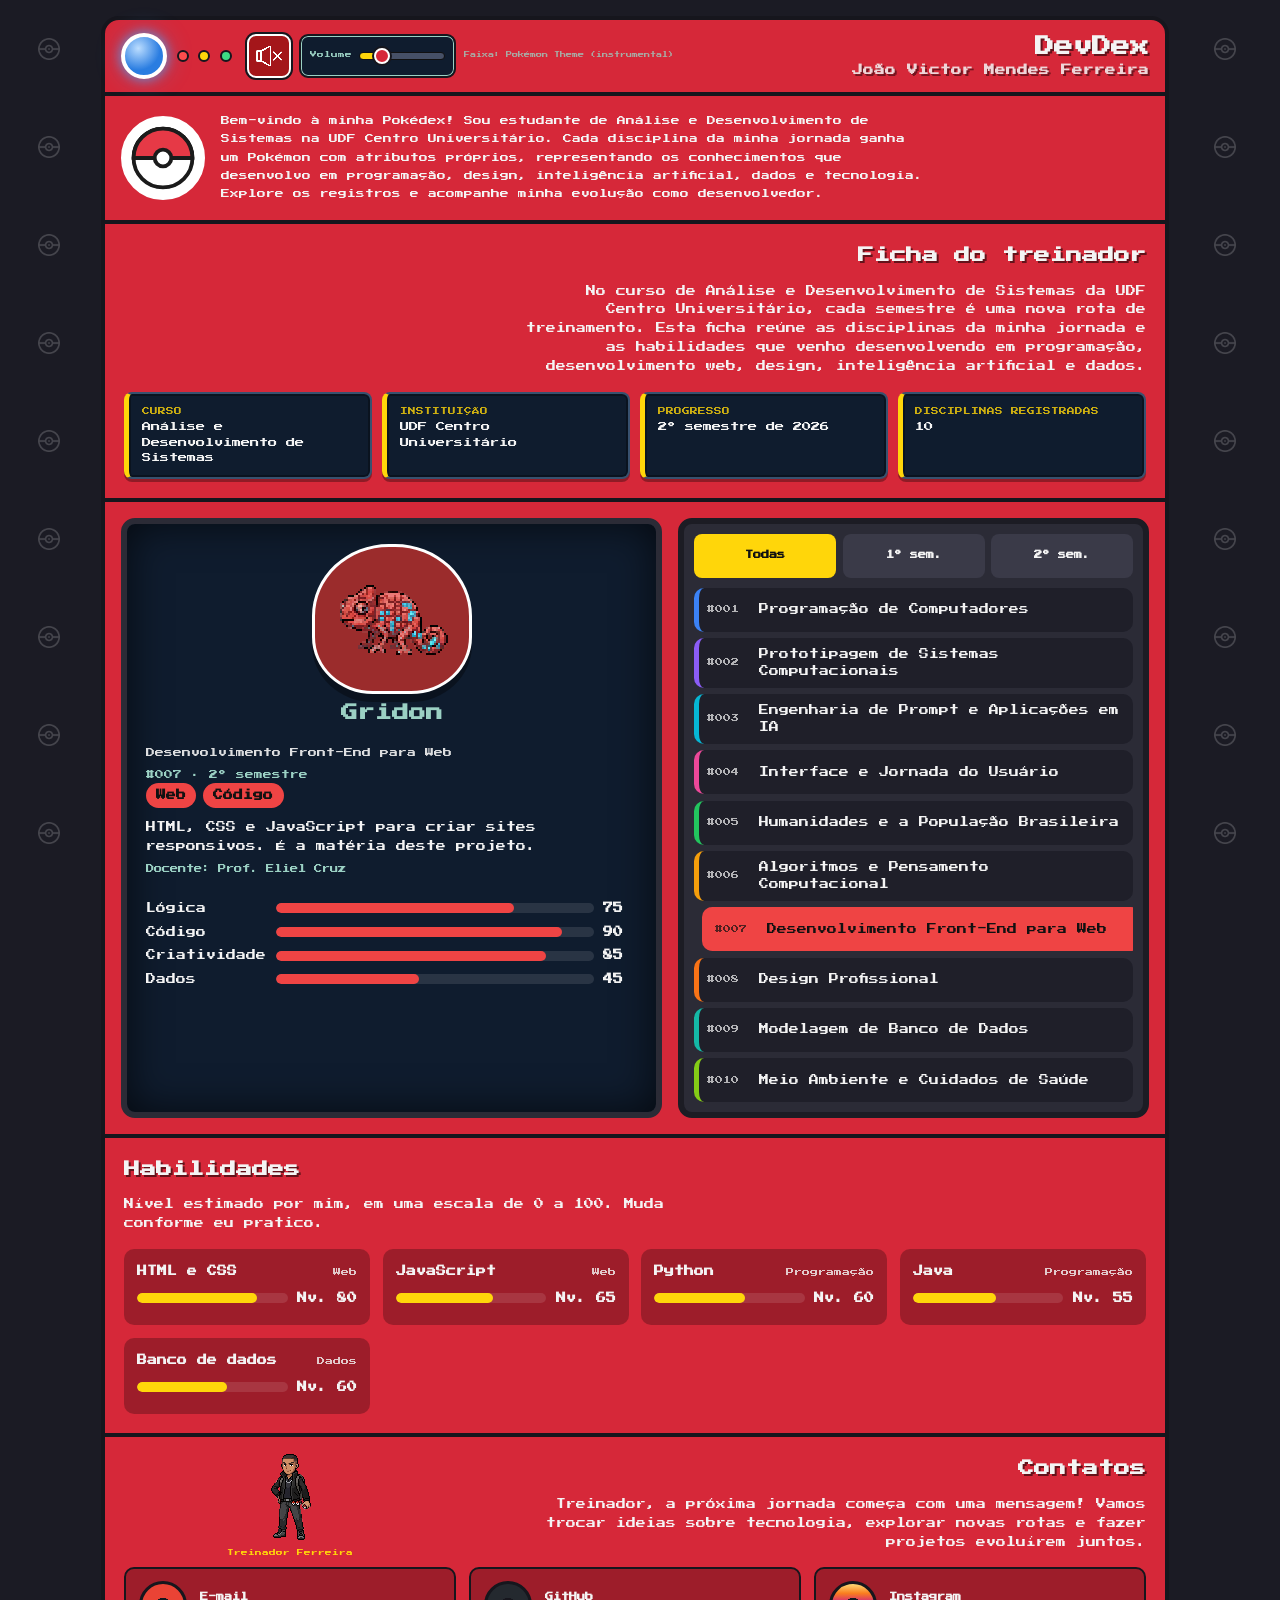
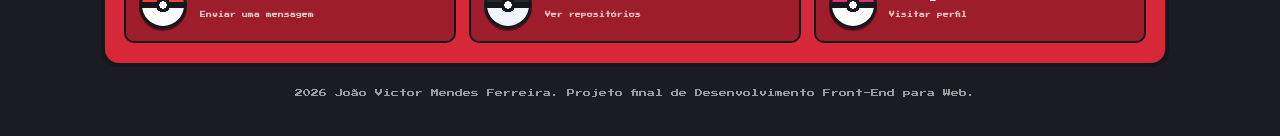
<file: index.html>
<!DOCTYPE html>
<html lang="pt-BR">
<head>
<meta charset="UTF-8">
<meta name="viewport" content="width=device-width, initial-scale=1, viewport-fit=cover">
<meta name="theme-color" content="#d62839">
<title>João Victor Mendes Ferreira | DevDex</title>
<meta name="description" content="Portfólio acadêmico de Análise e Desenvolvimento de Sistemas, com disciplinas e projetos de tecnologia.">
<link rel="icon" href="images/pokeball.svg">
<link rel="preconnect" href="https://fonts.googleapis.com">
<link rel="preconnect" href="https://fonts.gstatic.com" crossorigin>
<link href="https://fonts.googleapis.com/css2?family=Press+Start+2P&display=swap" rel="stylesheet">
<link rel="stylesheet" href="css/style.css">
</head>
<body>
<a class="skip-link" href="#sobre">Pular para o conteúdo principal</a>
<div class="backdrop" id="backdrop" aria-hidden="true"></div>
<div id="boot" aria-hidden="true">
  <div class="boot-panel boot-panel-top"></div>
  <div class="boot-panel boot-panel-bottom"></div>
  <div class="boot-pokeball">
    <span class="boot-half boot-half-top"><img src="images/pokeball.svg" alt=""></span>
    <span class="boot-half boot-half-bottom"><img src="images/pokeball.svg" alt=""></span>
  </div>
  <p>Carregando DevDex...</p>
</div>
<audio id="background-music" src="audio/trilha-fundo.mp3" loop preload="auto"></audio>

<main class="shell">
  <header class="top" id="inicio" tabindex="-1">
    <button class="lens" id="menu-toggle" type="button" aria-label="Abrir menu de navegação" aria-controls="main-menu" aria-expanded="false"></button>
    <span class="led r"></span><span class="led y"></span><span class="led g"></span>
    <div class="music-controls" role="group" aria-label="Controles da música de fundo">
      <button class="music-toggle" id="music-toggle" type="button" aria-label="Ativar música de fundo" aria-pressed="false" title="Ativar música de fundo">
        <img id="music-icon" src="images/sem-som.png" alt="">
      </button>
      <label class="volume-control" for="music-volume">
        <span>Volume</span>
        <input id="music-volume" type="range" min="0" max="1" step="0.01" value="0.2" aria-label="Volume da música" aria-valuetext="20%">
      </label>
      <span class="now-playing" id="now-playing" role="status" aria-live="polite">Faixa: Pokémon Theme (instrumental)</span>
    </div>
    <h1>DevDex <small>João Victor Mendes Ferreira</small></h1>
  </header>

  <nav class="menu" id="main-menu" aria-label="Seções do site">
    <a href="#inicio" class="on" aria-current="location">Início</a>
    <a href="#sobre">Treinador</a>
    <a href="#dex">Disciplinas</a>
    <a href="#ferramentas">Habilidades</a>
    <a href="#contato">Contatos</a>
  </nav>

  <section class="trainer" aria-label="Apresentação">
    <img id="avatar" src="images/pokeball.svg" alt="Ícone de Pokébola">
    <div>
      <p>Bem-vindo à minha Pokédex! Sou estudante de Análise e Desenvolvimento de Sistemas na UDF Centro Universitário. Cada disciplina da minha jornada ganha um Pokémon com atributos próprios, representando os conhecimentos que desenvolvo em programação, design, inteligência artificial, dados e tecnologia. Explore os registros e acompanhe minha evolução como desenvolvedor.</p>
    </div>
  </section>

  <section class="bloco" id="sobre" tabindex="-1">
    <h2>Ficha do treinador</h2>
    <p>No curso de Análise e Desenvolvimento de Sistemas da UDF Centro Universitário, cada semestre é uma nova rota de treinamento. Esta ficha reúne as disciplinas da minha jornada e as habilidades que venho desenvolvendo em programação, desenvolvimento web, design, inteligência artificial e dados.</p>
    <dl class="ficha">
      <div><dt>Curso</dt><dd>Análise e Desenvolvimento de Sistemas</dd></div>
      <div><dt>Instituição</dt><dd>UDF Centro Universitário</dd></div>
      <div><dt>Progresso</dt><dd>2º semestre de 2026</dd></div>
      <div><dt>Disciplinas registradas</dt><dd id="total">10</dd></div>
    </dl>
  </section>

  <section class="dex" id="dex" aria-label="DevDex" tabindex="-1">
    <article class="screen" id="detail" aria-live="polite"></article>
    <aside class="list-wrap">
      <nav class="tabs" aria-label="Filtrar por semestre">
        <button class="tab on" data-f="all" aria-pressed="true">Todas</button>
        <button class="tab" data-f="1" aria-pressed="false">1º sem.</button>
        <button class="tab" data-f="2" aria-pressed="false">2º sem.</button>
      </nav>
      <ul id="list" aria-label="Disciplinas. Use as setas para navegar entre itens."></ul>
    </aside>
  </section>

  <section class="bloco" id="ferramentas" tabindex="-1">
    <h2>Habilidades</h2>
    <p>Nível estimado por mim, em uma escala de 0 a 100. Muda conforme eu pratico.</p>
    <ul class="skills" id="skills"></ul>
  </section>

  <section class="bloco" id="contato" tabindex="-1">
    <h2>Contatos</h2>
    <p class="contatos-descricao">Treinador, a próxima jornada começa com uma mensagem! Vamos trocar ideias sobre tecnologia, explorar novas rotas e fazer projetos evoluírem juntos.</p>
    <p class="contatos-vazio" id="contatos-vazio">Meus canais de contato serão adicionados aqui em breve.</p>
    <ul class="contatos" id="contatos"></ul>
  </section>

  <footer>2026 João Victor Mendes Ferreira. Projeto final de Desenvolvimento Front-End para Web.</footer>
</main>

<script src="js/data.js"></script>
<script src="js/main.js"></script>
</body>
</html>
</file>
<file: css/style.css>
:root{--red:#d62839;--red2:var(--red);--ink:#16161d;--screen:#0f1c2e;--glass:#9bd1c4;--w:#f4f4f4;--accent:#ffd60a}
*{box-sizing:border-box;margin:0}
html{scroll-behavior:smooth;scrollbar-gutter:stable}
body{position:relative;isolation:isolate;font-family:'Press Start 2P',monospace;font-weight:400;font-size:.62rem;line-height:1.9;background:#1b1b24;color:var(--w);min-height:100vh}
body.booting{height:100vh;height:100dvh;overflow:hidden}
html::-webkit-scrollbar{width:10px}
html::-webkit-scrollbar-track{background:#101019;border-left:2px solid #292936}
html::-webkit-scrollbar-thumb{min-height:48px;border:2px solid #101019;border-radius:999px;background:linear-gradient(180deg,var(--accent),#f59e0b);box-shadow:0 0 8px #ffd60a55}
html::-webkit-scrollbar-thumb:hover{background:var(--accent)}
*{scrollbar-width:thin;scrollbar-color:#ffd60a #101019}
.backdrop{position:fixed;inset:0;z-index:-1;overflow:hidden;pointer-events:none}
.backdrop-ball{position:absolute;width:clamp(14px,1.8vw,22px);aspect-ratio:1;object-fit:contain;filter:brightness(0) invert(1);opacity:.19;transform-origin:center;animation:backdrop-ball-fall var(--fall-duration,100s) linear infinite;animation-delay:var(--fall-delay,0s)}
@keyframes backdrop-ball-fall{to{transform:translate3d(var(--fall-distance,40vh),var(--fall-distance,40vh),0) rotate(1440deg)}}
button{font:inherit;color:inherit;cursor:pointer;border:0;background:none}
:focus-visible{outline:3px solid var(--accent);outline-offset:2px}
.skip-link{position:fixed;top:.75rem;left:.75rem;z-index:100;transform:translateY(calc(-100% - 1rem));padding:.65rem .8rem;border:3px solid var(--ink);border-radius:8px;background:var(--accent);color:#111;transition:transform .2s}
.skip-link:focus{transform:translateY(0)}

#boot{position:fixed;inset:0;overflow:hidden;background:transparent;display:block;z-index:99;opacity:1;visibility:visible;transition:opacity .3s ease 1.65s,visibility 0s linear 1.95s}
.boot-panel{position:absolute;z-index:0;left:0;right:0;height:50%;background:var(--red);transition:transform 1.65s cubic-bezier(.65,0,.35,1)}
.boot-panel-top{top:0}
.boot-panel-bottom{bottom:0}
.boot-pokeball{position:absolute;z-index:1;top:50%;left:50%;width:180px;height:180px;transform:translate(-50%,-50%);filter:drop-shadow(0 14px 12px #0005)}
.boot-half{position:absolute;inset:0;overflow:hidden;transition:transform 1.65s cubic-bezier(.65,0,.35,1)}
.boot-half img{position:absolute;width:180px;height:180px;object-fit:contain;animation:boot-pulse 2.4s ease-in-out infinite}
.boot-half-top{clip-path:inset(0 0 50% 0)}
.boot-half-bottom{clip-path:inset(50% 0 0 0)}
.boot-half img{left:0}
#boot p{position:absolute;z-index:1;top:calc(50% + 105px);left:50%;width:calc(100% - 2rem);transform:translateX(-50%);font-family:'Press Start 2P';font-size:.7rem;line-height:1.8;text-align:center;text-shadow:2px 2px 0 #0006}
#boot.off{opacity:0;visibility:hidden;pointer-events:none}
#boot.off .boot-panel-top,#boot.off .boot-half-top{transform:translateY(-100vh)}
#boot.off .boot-panel-bottom,#boot.off .boot-half-bottom{transform:translateY(100vh)}
#boot.off p{opacity:0;transform:translate(-50%,12px);transition:.25s ease}
@keyframes boot-pulse{50%{transform:scale(.97)}}
@keyframes spin{to{transform:rotate(360deg)}}

.shell{position:relative;z-index:1;max-width:1100px;margin:0 auto;padding:1rem}
.top{display:flex;align-items:center;gap:.6rem;background:var(--red);border:4px solid var(--ink);border-radius:18px 18px 0 0;padding:.8rem 1rem}
.lens{appearance:none;flex:0 0 auto;width:46px;height:46px;padding:0;border-radius:50%;border:4px solid #fff;background:radial-gradient(circle at 35% 30%,#bdf,#2a7de1 60%);box-shadow:0 0 10px 2px #4af8,0 0 22px 4px #4af4;animation:lens-glow 3s ease-in-out infinite;transition:transform .2s ease,box-shadow .25s ease}
.lens:active{transform:scale(.94)}
#menu-toggle[aria-expanded=true]{animation:none;box-shadow:0 0 14px 3px #8cf,0 0 28px 6px #4af8}
@media(hover:hover){.lens:hover{transform:scale(1.05);box-shadow:0 0 16px 3px #8cf,0 0 32px 7px #4af8}}
.led{width:12px;height:12px;border-radius:50%;border:2px solid var(--ink)}
.led.r{background:#ff4d4d}.led.y{background:var(--accent)}.led.g{background:#3ddc84}
.top h1{font-family:'Press Start 2P';font-size:clamp(.8rem,2.6vw,1.2rem);margin-left:auto;text-align:right;line-height:1.5;text-shadow:2px 2px 0 #0008}
.top h1 small{display:block;font-size:.55em;opacity:.85}
.music-controls{display:flex;align-items:center;gap:.5rem;flex:0 0 auto;margin-left:.35rem}
.music-toggle{display:grid;place-items:center;flex:0 0 auto;width:44px;height:44px;border:2px solid #fff;border-radius:9px;background:#a4161a;box-shadow:0 0 0 2px var(--ink);transition:background .2s,transform .15s}
.music-toggle img{display:block;width:26px;height:26px;object-fit:contain;image-rendering:pixelated;filter:brightness(0) invert(1)}
.music-toggle:hover{background:#841217}
.music-toggle:active{transform:scale(.96)}
.volume-control{display:flex;align-items:center;gap:.45rem;min-height:44px;padding:.35rem .55rem;border:2px solid var(--ink);border-radius:9px;background:var(--screen);box-shadow:inset 0 0 0 1px var(--glass)}
.volume-control span{color:var(--glass);font-family:'Press Start 2P';font-size:.42rem;white-space:nowrap}
.volume-control input{-webkit-appearance:none;appearance:none;width:86px;height:8px;border:1px solid #111;border-radius:8px;background:linear-gradient(90deg,var(--accent) 0%,var(--accent) var(--volume-level,20%),#465066 var(--volume-level,20%),#465066 100%);cursor:pointer}
.volume-control input::-webkit-slider-thumb{-webkit-appearance:none;appearance:none;width:16px;height:16px;border:2px solid #fff;border-radius:50%;background:var(--red);box-shadow:0 0 0 2px var(--ink)}
.volume-control input::-moz-range-track{height:7px;border-radius:8px;background:#465066}
.volume-control input::-moz-range-progress{height:7px;border-radius:8px;background:var(--accent)}
.volume-control input::-moz-range-thumb{width:12px;height:12px;border:2px solid #fff;border-radius:50%;background:var(--red);box-shadow:0 0 0 2px var(--ink)}
.now-playing{max-width:clamp(120px,24vw,240px);overflow:hidden;color:var(--glass);font-family:'Press Start 2P';font-size:.38rem;line-height:1.5;opacity:.78;text-overflow:ellipsis;white-space:nowrap}
@keyframes lens-glow{0%,100%{box-shadow:0 0 10px 2px #4af8,0 0 22px 4px #4af4}50%{box-shadow:0 0 14px 3px #8cf,0 0 30px 6px #4af8}}

.trainer{display:flex;gap:1rem;align-items:center;background:var(--red2);border:4px solid var(--ink);border-top:0;padding:1rem}
.reveal{opacity:0;transform:translateY(16px);transition:opacity .55s cubic-bezier(.2,.8,.2,1),transform .55s cubic-bezier(.2,.8,.2,1)}
.reveal.visible{opacity:1;transform:translateY(0)}
.trainer img{width:84px;height:84px;object-fit:cover;border-radius:50%;border:4px solid #fff;background:#fff;padding:6px}
.trainer>div{min-width:0;flex:1}
.trainer h2{font-family:'Press Start 2P';font-size:clamp(.52rem,1.1vw,.65rem);line-height:1.9;margin-bottom:.3rem}
.trainer p{max-width:78ch;font-family:'Press Start 2P';font-size:clamp(.42rem,1.2vw,.55rem);line-height:2.1;opacity:1}

.dex{display:grid;grid-template-columns:1.15fr 1fr;gap:1rem;background:var(--red);border:4px solid var(--ink);border-top:0;border-radius:0 0 18px 18px;padding:1rem}

.screen{--c:#3b82f6;position:relative;display:flex;flex-direction:column;background:var(--screen);border:6px solid #2b2b36;border-radius:14px;padding:1.2rem;min-height:520px;box-shadow:inset 0 0 40px #000a;overflow:hidden}
.screen.in>*{animation:slide .45s ease both}
.screen.in>*:nth-child(2){animation-delay:.05s}.screen.in>*:nth-child(3){animation-delay:.1s}.screen.in>*:nth-child(n+4){animation-delay:.15s}
@keyframes slide{from{transform:translateX(24px)}}
.creature-stage{display:grid;place-items:center;margin:0 auto 1rem;min-height:160px}
.creature-platform{display:grid;place-items:center;width:160px;height:150px;border:3px solid #fff;border-radius:48% 48% 38% 38%;background:var(--c);background:color-mix(in srgb,var(--c) 65%,#000);box-shadow:0 8px 0 #0005}
.creature-platform{cursor:pointer}
.audio-status{position:absolute;width:1px;height:1px;padding:0;margin:-1px;overflow:hidden;clip:rect(0,0,0,0);white-space:nowrap;border:0}
.creature-image{display:block;width:128px;height:128px;object-fit:contain;image-rendering:pixelated}
.creature-fallback{display:grid;place-items:center;width:128px;height:128px;font-family:'Press Start 2P';font-size:1.6rem;color:#111}
.creature-fallback[hidden]{display:none}
.screen.in .creature-image{animation:creature-enter .55s ease both,creature-float 3s ease-in-out .55s infinite}
@keyframes creature-enter{from{transform:translateY(12px)}to{transform:translateY(0)}}
@keyframes creature-float{50%{transform:translateY(-4px)}}
@keyframes creature-hover{to{transform:translateY(-5px);filter:drop-shadow(0 3px 0 #0007)}}
@media(hover:hover) and (prefers-reduced-motion:no-preference){
  .creature-platform:hover .creature-image,
  .creature-platform:hover .creature-fallback:not([hidden]){animation:creature-hover .4s ease-in-out infinite alternate}
}
.num{color:var(--glass);font-family:'Press Start 2P';font-size:.55rem;line-height:1.7}
.screen h3{font-family:'Press Start 2P';font-size:clamp(.8rem,2.4vw,1.05rem);line-height:1.6;margin:.4rem 0 0}
.creature-name{color:var(--glass);font-family:'Press Start 2P';font-size:.7rem;line-height:1.7;text-align:center;margin:0;overflow-wrap:anywhere}
.subject-subtitle{font-size:.56rem;line-height:1.7;font-weight:400;color:var(--w);opacity:.9;margin:.15rem 0 .5rem;overflow-wrap:anywhere}
.creature-attributes{display:flex;flex-wrap:wrap;gap:.4rem;margin-bottom:.6rem}
.creature-attributes span{padding:.2rem .65rem;border-radius:999px;background:var(--c);color:#111;font-weight:700}
.types{display:flex;flex-wrap:wrap;gap:.4rem;margin-bottom:.8rem}
.types em{font-style:normal;font-weight:700;background:var(--c);color:#111;padding:.1rem .7rem;border-radius:99px}
.desc{max-width:55ch;margin-bottom:.4rem}
.prof{color:var(--glass);margin-bottom:1rem;font-size:.52rem}
.stat{display:grid;grid-template-columns:120px minmax(0,1fr) 34px;gap:.6rem;align-items:center;margin:.3rem 0}
.bar{height:10px;background:#ffffff1c;border-radius:9px;overflow:hidden}
.bar i{display:block;height:100%;width:0;background:var(--c);border-radius:9px;transition:width .9s cubic-bezier(.2,.8,.2,1)}
.list-wrap{background:#2b2b36;border:6px solid #1c1c24;border-radius:14px;padding:.6rem;display:flex;flex-direction:column}
.tabs{display:flex;gap:.4rem;margin-bottom:.6rem}
.tab{flex:1;padding:.4rem;border-radius:8px;background:#3a3a48;font-weight:700;transition:background .2s}
.tab.on{background:var(--accent);color:#111}
#list{list-style:none;padding:0;display:grid;gap:.4rem;max-height:520px;overflow-x:hidden;overflow-y:auto;touch-action:pan-y;-webkit-overflow-scrolling:touch;scrollbar-width:none;-ms-overflow-style:none}
#list::-webkit-scrollbar{display:none;width:0;height:0}
.item{--c:#fff;display:grid;grid-template-columns:46px 1fr;align-items:center;gap:.4rem;width:100%;text-align:left;padding:.5rem;border-radius:10px;background:#1f1f29;border-left:5px solid var(--c);transition:transform .2s,background .2s}
.item:hover{transform:translateX(5px);background:#2a2a38}
.item.on{background:var(--c);color:#111;transform:translateX(8px)}
.item .n{opacity:.7;font-size:.5rem}.item .t{font-weight:400;line-height:1.7}
.item:focus-visible{outline-offset:-4px}

footer{text-align:center;opacity:.6;font-size:.5rem;padding:1.2rem 0}

@media(max-width:800px){
  .dex{grid-template-columns:1fr}
  .screen{min-height:0}
  .trainer{flex-direction:column;text-align:center}
  .trainer>div{width:100%}
  #list{max-height:340px}
}
@media(prefers-reduced-motion:reduce){*{animation:none!important;transition:none!important}html{scroll-behavior:auto}}

/* ===== Ajustes finais: sem emojis, toque e mobile ===== */
html{-webkit-text-size-adjust:100%}
body{padding:env(safe-area-inset-top) env(safe-area-inset-right) env(safe-area-inset-bottom) env(safe-area-inset-left)}
#boot{height:100vh;height:100dvh}
.mon span{font-family:'Press Start 2P';font-size:1.8rem}
.tab,.item{min-height:44px}
.screen{touch-action:pan-y}
@media(hover:none){.item:hover{transform:none;background:#1f1f29}.item.on:hover{background:var(--c)}}
@media(max-width:800px){
  .shell{padding:.5rem}
  .top{padding:.6rem .8rem}.lens{width:36px;height:36px}.top h1{font-size:.68rem}
  .music-controls{gap:.35rem}.volume-control input{width:78px}.now-playing{max-width:160px;font-size:.34rem}
  .trainer img{width:72px;height:72px}.trainer h2{font-size:1.15rem}
  .dex{padding:.6rem;gap:.8rem}
  .screen{padding:1rem;border-width:4px}
  .mon{width:110px;height:110px}
  .screen h3{font-size:.78rem;overflow-wrap:anywhere}
  .stat{grid-template-columns:120px minmax(0,1fr) 30px}
  #list{max-height:340px;overflow-x:hidden;overflow-y:auto}
  .item{grid-template-columns:40px 1fr;padding:.4rem .5rem}
}
@media(max-width:600px){
  .top{flex-wrap:wrap}
  .top .led{display:none}
  .lens{order:0}
  .top h1{order:1;flex:1 1 0;min-width:0;margin-left:auto}
  .music-controls{order:2;flex:1 0 100%;flex-wrap:wrap;justify-content:center;margin:.3rem 0 0}
}
@media(max-width:420px){
  .music-controls{flex-direction:row;gap:.25rem}
  .volume-control{min-height:30px;padding:.15rem .35rem}
  .volume-control span{display:none}
  .volume-control input{width:72px}.now-playing{max-width:110px;font-size:.28rem}
}
@media(max-width:380px){.stat{grid-template-columns:120px minmax(0,1fr) 28px}}

/* ===== Menu, seções e habilidades ===== */
.menu{position:sticky;top:0;z-index:20;display:flex;flex-wrap:wrap;justify-content:center;gap:.3rem;max-height:0;overflow:hidden;visibility:hidden;pointer-events:none;opacity:0;transform:translateY(-8px);background:var(--ink);border:0 solid var(--ink);border-width:0 4px;padding:0 .35rem;transition:max-height .32s ease,opacity .22s ease,transform .32s ease,padding .32s ease,border-width .32s ease,visibility 0s linear .32s}
.menu.open{max-height:220px;visibility:visible;pointer-events:auto;opacity:1;transform:translateY(0);border-bottom-width:4px;padding:.35rem;transition:max-height .32s ease,opacity .22s ease,transform .32s ease,padding .32s ease,border-width .32s ease,visibility 0s}
.menu a{display:flex;flex:1 1 120px;align-items:center;justify-content:center;min-width:0;max-width:180px;min-height:44px;padding:.35rem .55rem;border-radius:8px;color:var(--w);font-family:'Press Start 2P';font-size:.52rem;line-height:1.4;text-align:center;text-decoration:none;white-space:nowrap;transition:background .25s,color .25s,transform .2s}
.menu a:hover{transform:translateY(-1px)}
.menu a.on{background:var(--accent);color:#111}
.tab{font-family:'Press Start 2P';font-size:.52rem}
section[id],.screen{scroll-margin-top:64px}
.bloco{background:var(--red2);border:4px solid var(--ink);border-top:0;padding:1.2rem}
.bloco h2{font-family:'Press Start 2P';font-size:clamp(.8rem,2.4vw,1rem);line-height:1.6;margin-bottom:.8rem;text-shadow:2px 2px 0 #0008}
.bloco>p{max-width:62ch}
#sobre h2{text-align:right}
#sobre>p{margin-left:auto;text-align:right}
.ficha{display:grid;grid-template-columns:repeat(auto-fit,minmax(190px,1fr));gap:.6rem;margin-top:1rem}
.ficha div{min-height:76px;background:var(--screen);border:2px solid #38516f;border-left:5px solid var(--accent);border-radius:8px;padding:.7rem .8rem;box-shadow:inset 0 0 0 2px #0005,0 3px 0 #0005}
.ficha dt{font-family:'Press Start 2P';font-size:.42rem;line-height:1.8;color:var(--accent);text-transform:uppercase}
.ficha dd{font-size:1.05rem;line-height:1.2;font-weight:700;color:var(--w)}
.ficha dt{font-size:.48rem;opacity:.8}.ficha dd{font-size:.58rem;line-height:1.7;font-weight:400;margin:0}
.dex{border-radius:0}
.shell>section:last-of-type{border-radius:0 0 18px 18px}
.dex{border-bottom-color:var(--ink)}
#ferramentas{border-bottom-color:var(--ink)}
.skills,.contatos{list-style:none;padding:0;margin-top:1rem;display:grid;grid-template-columns:repeat(auto-fit,minmax(230px,1fr));gap:.8rem}
.contatos-vazio{margin-top:1rem;padding:1rem;border:2px dashed #ffffff55;border-radius:10px;background:#0003;text-align:center;opacity:.8}
.contatos-vazio[hidden]{display:none}
#contato h2{text-align:right}
#contato .contatos-descricao{max-width:62ch;margin:.5rem 0 0 auto;text-align:right}
.contatos{align-items:start}
.contato-item--email{position:relative}
.contato-treinador{position:absolute;left:50%;bottom:calc(100% + .45rem);display:grid;justify-items:center;gap:.25rem;transform:translateX(-50%)}
.contato-treinador img{display:block;width:96px;height:96px;object-fit:contain;image-rendering:pixelated}
.contato-treinador span{font-size:.42rem;color:var(--accent)}
.skill{background:#0004;border-radius:10px;padding:.8rem}
.skill>div:first-child{display:flex;justify-content:space-between;align-items:baseline;gap:.5rem}
.skill em{font-style:normal;font-size:.5rem;opacity:.8}
.skill .stat{grid-template-columns:1fr auto;margin-top:.5rem}
.skill .bar i{background:var(--accent)}
.contatos a{display:flex;align-items:center;justify-content:flex-start;gap:.8rem;min-height:76px;padding:.65rem .8rem;border-radius:10px;background:#0004;border:2px solid var(--ink);color:var(--w);font-weight:700;text-decoration:none;transition:background .2s,color .2s,transform .2s}
.contatos a:hover{background:var(--social-color);color:#111;transform:translateY(-2px)}
.contato-card--email{--social-color:#ea4335;--pokeball-background:linear-gradient(to bottom,#ea4335 0 43%,var(--ink) 43% 57%,#fff 57%)}
.contato-card--github{--social-color:#f0f6fc;--pokeball-background:linear-gradient(to bottom,#24292f 0 43%,var(--ink) 43% 57%,#f0f6fc 57%)}
.contato-card--instagram{--social-color:#d62976;--pokeball-background:linear-gradient(to bottom,#feda75 0%,#fa7e1e 22%,#d62976 43%,var(--ink) 43% 57%,#fff 57%)}
.contato-pokebola{display:block;flex:0 0 48px;width:48px;height:48px;aspect-ratio:1;border:3px solid var(--ink);border-radius:50%;background:radial-gradient(circle at 50% 50%,#fff 0 12%,var(--ink) 13% 24%,transparent 25%),var(--pokeball-background);box-shadow:0 2px 0 #0007;transition:transform .35s}
.contatos a:hover .contato-pokebola{transform:rotate(22deg)}
.contato-info{display:grid;gap:.3rem}
.contato-info strong{font-size:.52rem}
.contato-info span{font-size:.36rem;opacity:.75}
@media(max-width:800px){
  .contato-treinador{position:static;margin-bottom:.65rem;transform:none}
  .contato-treinador img{width:112px;height:112px}
}
@media(max-width:800px){.bloco{padding:1rem}.menu a{font-size:.46rem;padding:.35rem}}
@media(max-width:420px){.menu a{font-size:.44rem}}
</file>
